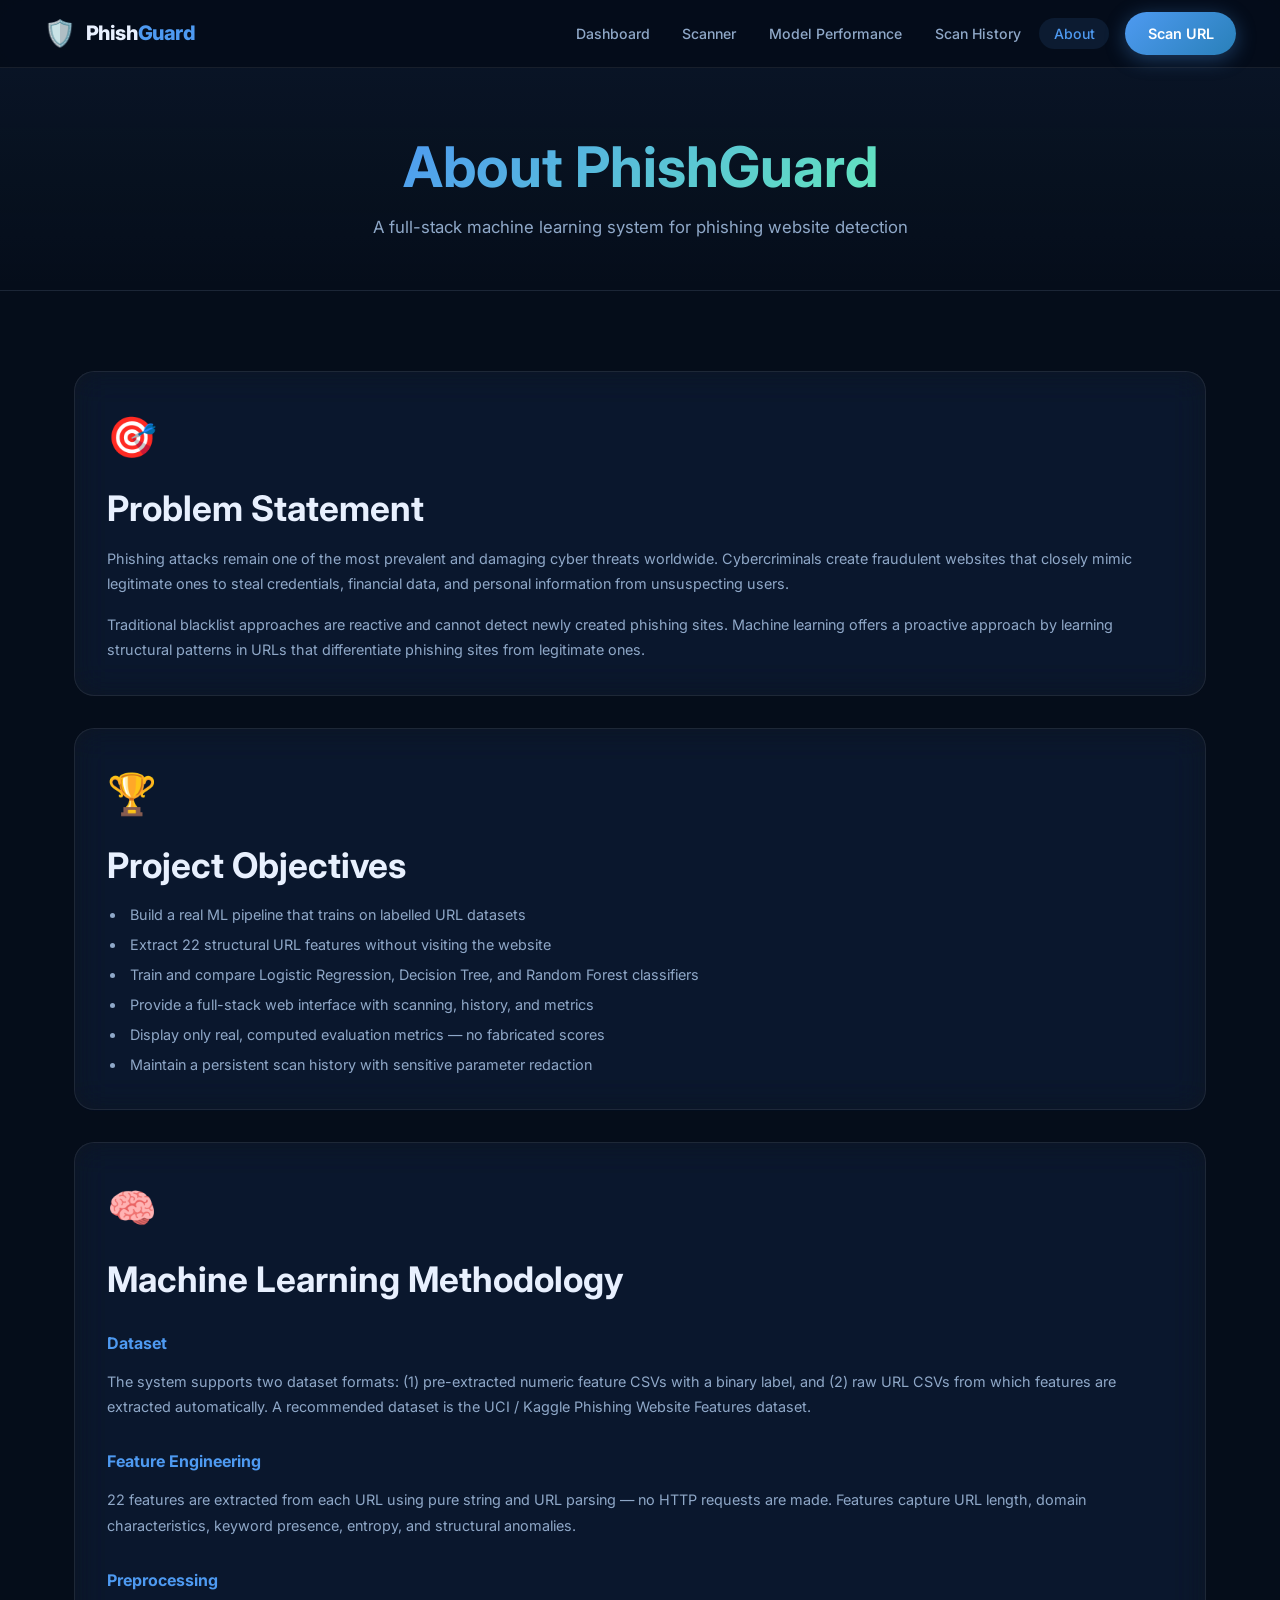
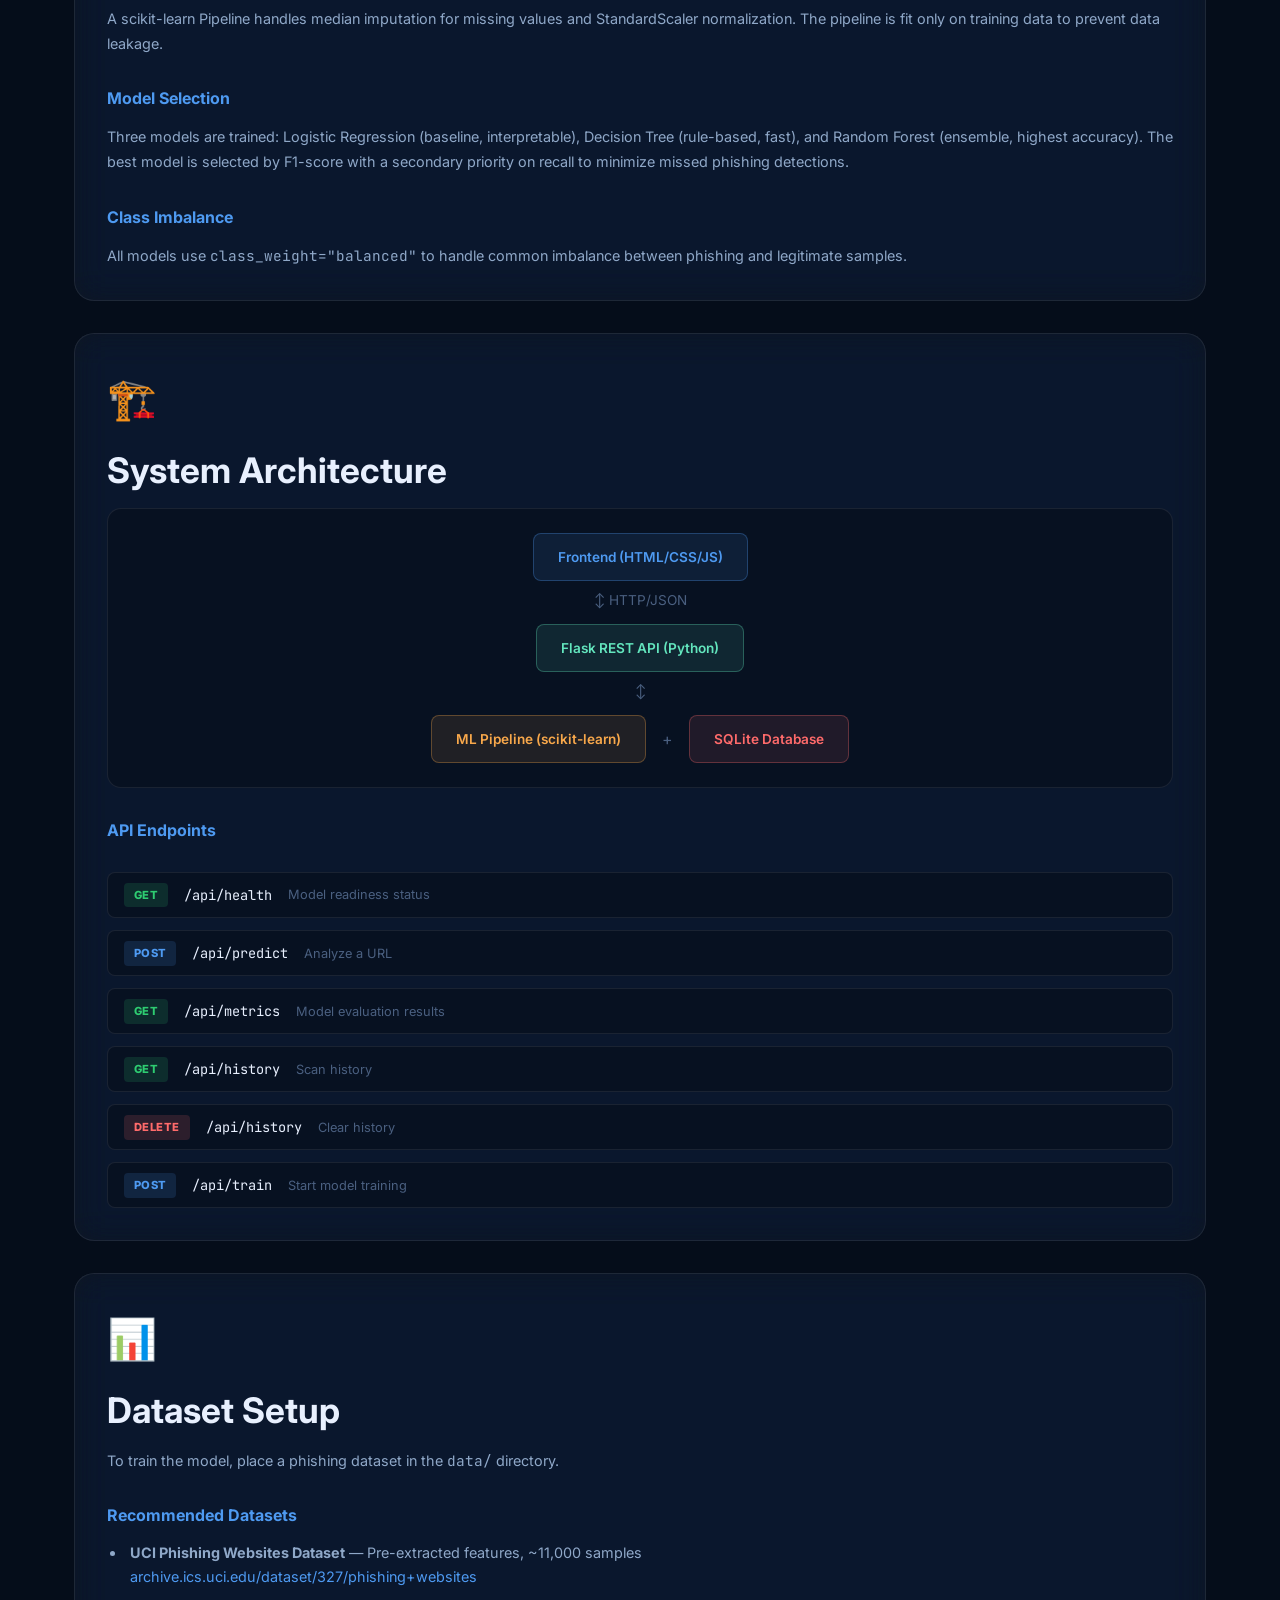
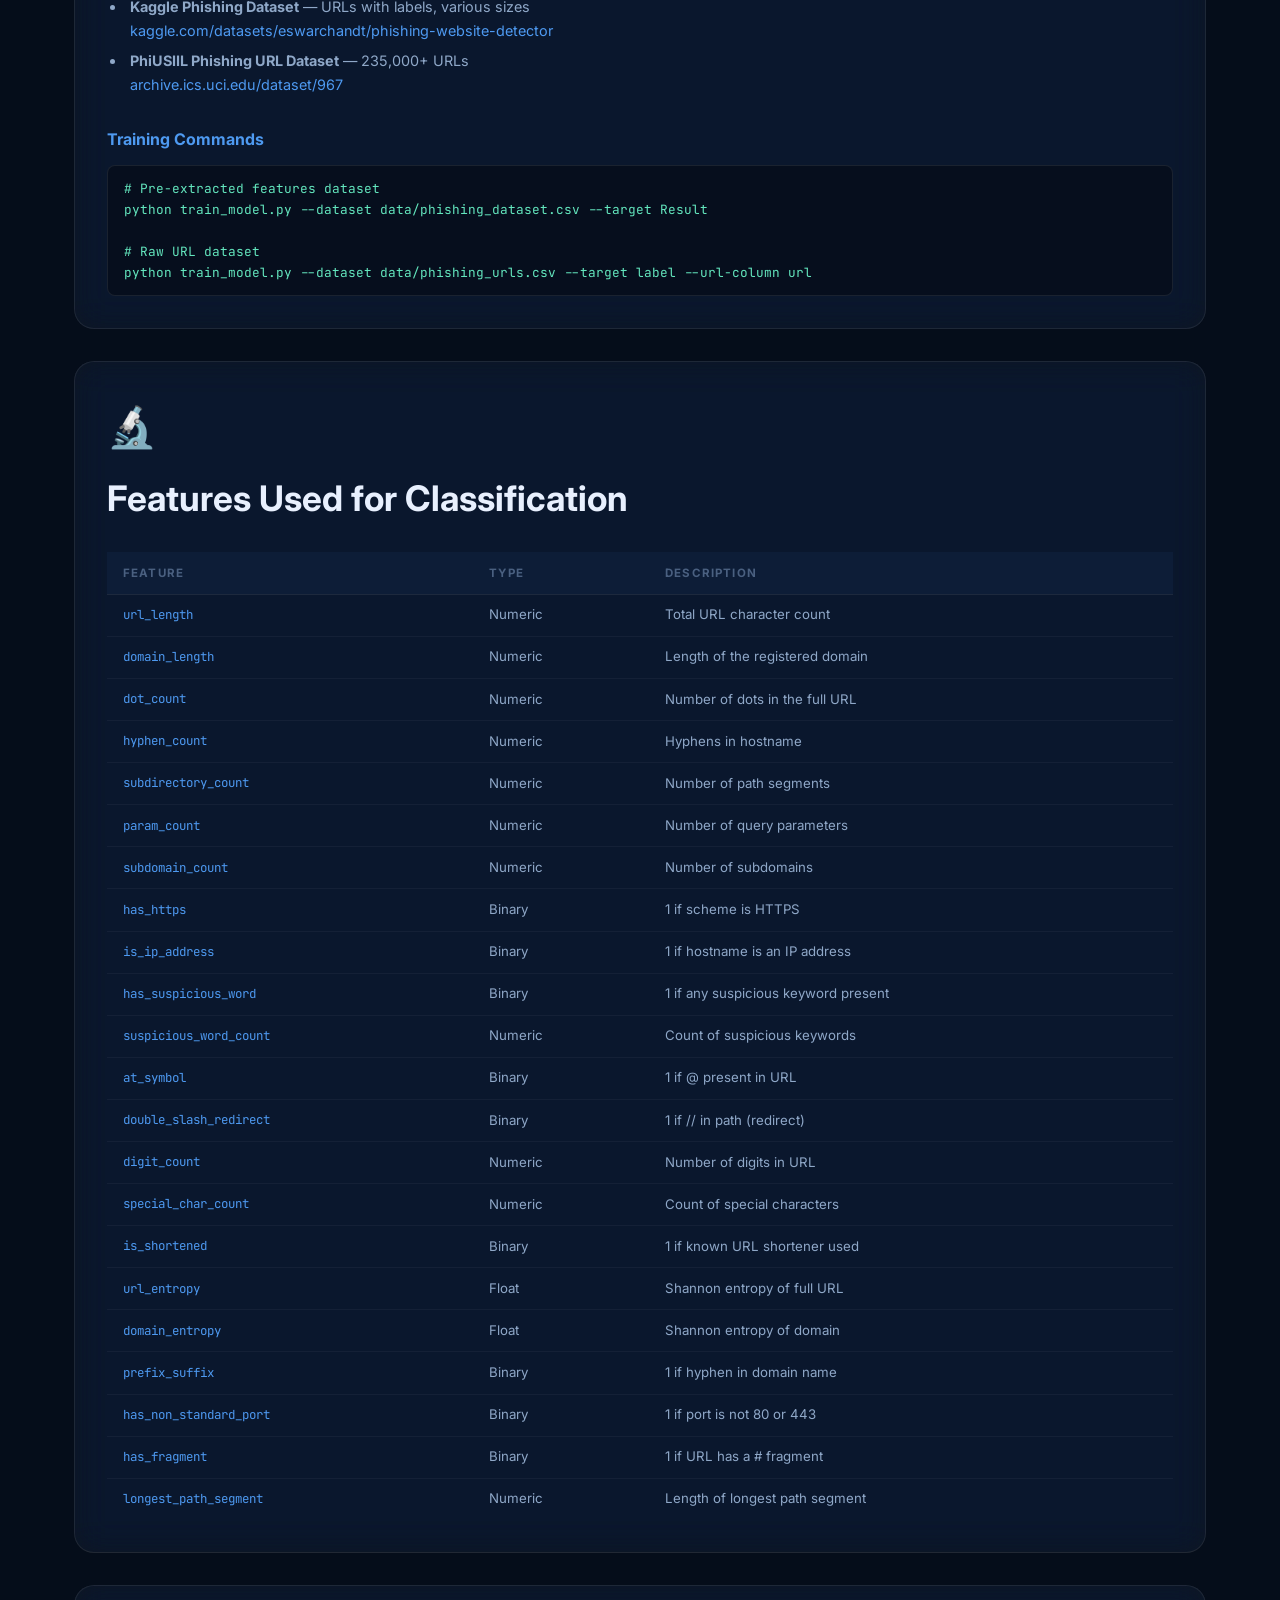
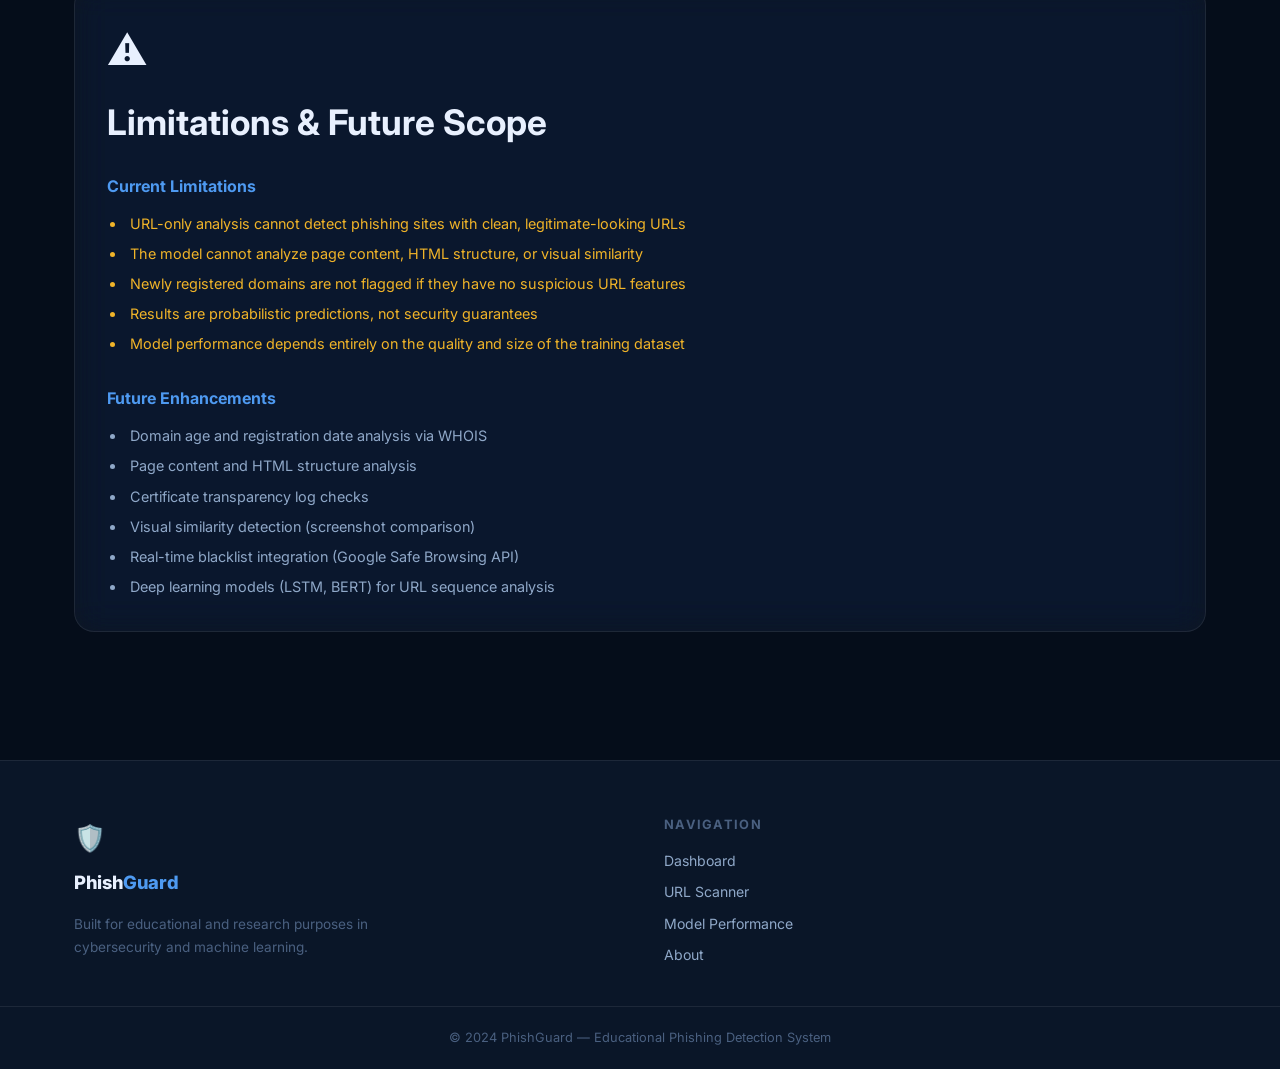
<file: templates/about.html>
<!DOCTYPE html>
<html lang="en">
<head>
  <meta charset="UTF-8" />
  <meta name="viewport" content="width=device-width, initial-scale=1.0" />
  <title>About — PhishGuard</title>
  <meta name="description" content="Learn about the PhishGuard phishing detection system: methodology, architecture, features used, and limitations." />
  <link rel="preconnect" href="https://fonts.googleapis.com" />
  <link rel="preconnect" href="https://fonts.gstatic.com" crossorigin />
  <link href="https://fonts.googleapis.com/css2?family=Inter:wght@300;400;500;600;700;800&family=JetBrains+Mono:wght@400;500&display=swap" rel="stylesheet" />
  <link rel="stylesheet" href="/static/css/main.css" />
  <link rel="icon" href="data:image/svg+xml,<svg xmlns='http://www.w3.org/2000/svg' viewBox='0 0 100 100'><text y='.9em' font-size='90'>🛡️</text></svg>" />
</head>
<body>

  <nav class="navbar" id="main-navbar">
    <div class="nav-container">
      <a href="/" class="nav-brand">
        <span class="brand-icon">🛡️</span>
        <span class="brand-text">Phish<span class="brand-accent">Guard</span></span>
      </a>
      <button class="nav-toggle" id="nav-toggle" aria-label="Toggle navigation">
        <span></span><span></span><span></span>
      </button>
      <ul class="nav-links" id="nav-links">
        <li><a href="/" class="nav-link">Dashboard</a></li>
        <li><a href="/scanner" class="nav-link">Scanner</a></li>
        <li><a href="/performance" class="nav-link">Model Performance</a></li>
        <li><a href="/history" class="nav-link">Scan History</a></li>
        <li><a href="/about" class="nav-link active">About</a></li>
        <li><a href="/scanner" class="btn btn-primary nav-cta">Scan URL</a></li>
      </ul>
    </div>
  </nav>

  <main class="main-content">
    <section class="page-header">
      <div class="container">
        <h1 class="page-title"><span class="text-gradient">About PhishGuard</span></h1>
        <p class="page-sub">A full-stack machine learning system for phishing website detection</p>
      </div>
    </section>

    <section class="section about-section">
      <div class="container about-layout">

        <!-- Problem Statement -->
        <div class="glass-card about-card">
          <div class="about-icon">🎯</div>
          <h2>Problem Statement</h2>
          <p>
            Phishing attacks remain one of the most prevalent and damaging cyber threats worldwide.
            Cybercriminals create fraudulent websites that closely mimic legitimate ones to steal
            credentials, financial data, and personal information from unsuspecting users.
          </p>
          <p>
            Traditional blacklist approaches are reactive and cannot detect newly created phishing
            sites. Machine learning offers a proactive approach by learning structural patterns
            in URLs that differentiate phishing sites from legitimate ones.
          </p>
        </div>

        <!-- Objectives -->
        <div class="glass-card about-card">
          <div class="about-icon">🏆</div>
          <h2>Project Objectives</h2>
          <ul class="about-list">
            <li>Build a real ML pipeline that trains on labelled URL datasets</li>
            <li>Extract 22 structural URL features without visiting the website</li>
            <li>Train and compare Logistic Regression, Decision Tree, and Random Forest classifiers</li>
            <li>Provide a full-stack web interface with scanning, history, and metrics</li>
            <li>Display only real, computed evaluation metrics — no fabricated scores</li>
            <li>Maintain a persistent scan history with sensitive parameter redaction</li>
          </ul>
        </div>

        <!-- ML Methodology -->
        <div class="glass-card about-card">
          <div class="about-icon">🧠</div>
          <h2>Machine Learning Methodology</h2>
          <h3>Dataset</h3>
          <p>
            The system supports two dataset formats: (1) pre-extracted numeric feature CSVs with
            a binary label, and (2) raw URL CSVs from which features are extracted automatically.
            A recommended dataset is the UCI / Kaggle Phishing Website Features dataset.
          </p>
          <h3>Feature Engineering</h3>
          <p>
            22 features are extracted from each URL using pure string and URL parsing — no HTTP
            requests are made. Features capture URL length, domain characteristics, keyword
            presence, entropy, and structural anomalies.
          </p>
          <h3>Preprocessing</h3>
          <p>
            A scikit-learn Pipeline handles median imputation for missing values and
            StandardScaler normalization. The pipeline is fit only on training data to
            prevent data leakage.
          </p>
          <h3>Model Selection</h3>
          <p>
            Three models are trained: Logistic Regression (baseline, interpretable),
            Decision Tree (rule-based, fast), and Random Forest (ensemble, highest accuracy).
            The best model is selected by F1-score with a secondary priority on recall
            to minimize missed phishing detections.
          </p>
          <h3>Class Imbalance</h3>
          <p>
            All models use <code>class_weight="balanced"</code> to handle common imbalance between
            phishing and legitimate samples.
          </p>
        </div>

        <!-- System Architecture -->
        <div class="glass-card about-card">
          <div class="about-icon">🏗️</div>
          <h2>System Architecture</h2>
          <div class="arch-diagram">
            <div class="arch-layer">
              <div class="arch-box frontend">Frontend (HTML/CSS/JS)</div>
              <div class="arch-arrow">↕ HTTP/JSON</div>
            </div>
            <div class="arch-layer">
              <div class="arch-box backend">Flask REST API (Python)</div>
              <div class="arch-arrow">↕</div>
            </div>
            <div class="arch-layer arch-row">
              <div class="arch-box ml">ML Pipeline (scikit-learn)</div>
              <div class="arch-connector">+</div>
              <div class="arch-box db">SQLite Database</div>
            </div>
          </div>
          <h3>API Endpoints</h3>
          <div class="endpoint-list">
            <div class="endpoint"><span class="method get">GET</span><code>/api/health</code><span>Model readiness status</span></div>
            <div class="endpoint"><span class="method post">POST</span><code>/api/predict</code><span>Analyze a URL</span></div>
            <div class="endpoint"><span class="method get">GET</span><code>/api/metrics</code><span>Model evaluation results</span></div>
            <div class="endpoint"><span class="method get">GET</span><code>/api/history</code><span>Scan history</span></div>
            <div class="endpoint"><span class="method delete">DELETE</span><code>/api/history</code><span>Clear history</span></div>
            <div class="endpoint"><span class="method post">POST</span><code>/api/train</code><span>Start model training</span></div>
          </div>
        </div>

        <!-- Dataset Setup -->
        <div class="glass-card about-card">
          <div class="about-icon">📊</div>
          <h2>Dataset Setup</h2>
          <p>To train the model, place a phishing dataset in the <code>data/</code> directory.</p>
          <h3>Recommended Datasets</h3>
          <ul class="about-list">
            <li><strong>UCI Phishing Websites Dataset</strong> — Pre-extracted features, ~11,000 samples<br/>
              <a href="https://archive.ics.uci.edu/dataset/327/phishing+websites" target="_blank" rel="noopener" class="text-accent">archive.ics.uci.edu/dataset/327/phishing+websites</a>
            </li>
            <li><strong>Kaggle Phishing Dataset</strong> — URLs with labels, various sizes<br/>
              <a href="https://www.kaggle.com/datasets/eswarchandt/phishing-website-detector" target="_blank" rel="noopener" class="text-accent">kaggle.com/datasets/eswarchandt/phishing-website-detector</a>
            </li>
            <li><strong>PhiUSIIL Phishing URL Dataset</strong> — 235,000+ URLs<br/>
              <a href="https://archive.ics.uci.edu/dataset/967/phiusiil+phishing+url+dataset" target="_blank" rel="noopener" class="text-accent">archive.ics.uci.edu/dataset/967</a>
            </li>
          </ul>
          <h3>Training Commands</h3>
          <pre class="code-block"># Pre-extracted features dataset
python train_model.py --dataset data/phishing_dataset.csv --target Result

# Raw URL dataset
python train_model.py --dataset data/phishing_urls.csv --target label --url-column url</pre>
        </div>

        <!-- Features -->
        <div class="glass-card about-card">
          <div class="about-icon">🔬</div>
          <h2>Features Used for Classification</h2>
          <div class="feature-table-wrap">
            <table class="feature-table">
              <thead><tr><th>Feature</th><th>Type</th><th>Description</th></tr></thead>
              <tbody>
                <tr><td>url_length</td><td>Numeric</td><td>Total URL character count</td></tr>
                <tr><td>domain_length</td><td>Numeric</td><td>Length of the registered domain</td></tr>
                <tr><td>dot_count</td><td>Numeric</td><td>Number of dots in the full URL</td></tr>
                <tr><td>hyphen_count</td><td>Numeric</td><td>Hyphens in hostname</td></tr>
                <tr><td>subdirectory_count</td><td>Numeric</td><td>Number of path segments</td></tr>
                <tr><td>param_count</td><td>Numeric</td><td>Number of query parameters</td></tr>
                <tr><td>subdomain_count</td><td>Numeric</td><td>Number of subdomains</td></tr>
                <tr><td>has_https</td><td>Binary</td><td>1 if scheme is HTTPS</td></tr>
                <tr><td>is_ip_address</td><td>Binary</td><td>1 if hostname is an IP address</td></tr>
                <tr><td>has_suspicious_word</td><td>Binary</td><td>1 if any suspicious keyword present</td></tr>
                <tr><td>suspicious_word_count</td><td>Numeric</td><td>Count of suspicious keywords</td></tr>
                <tr><td>at_symbol</td><td>Binary</td><td>1 if @ present in URL</td></tr>
                <tr><td>double_slash_redirect</td><td>Binary</td><td>1 if // in path (redirect)</td></tr>
                <tr><td>digit_count</td><td>Numeric</td><td>Number of digits in URL</td></tr>
                <tr><td>special_char_count</td><td>Numeric</td><td>Count of special characters</td></tr>
                <tr><td>is_shortened</td><td>Binary</td><td>1 if known URL shortener used</td></tr>
                <tr><td>url_entropy</td><td>Float</td><td>Shannon entropy of full URL</td></tr>
                <tr><td>domain_entropy</td><td>Float</td><td>Shannon entropy of domain</td></tr>
                <tr><td>prefix_suffix</td><td>Binary</td><td>1 if hyphen in domain name</td></tr>
                <tr><td>has_non_standard_port</td><td>Binary</td><td>1 if port is not 80 or 443</td></tr>
                <tr><td>has_fragment</td><td>Binary</td><td>1 if URL has a # fragment</td></tr>
                <tr><td>longest_path_segment</td><td>Numeric</td><td>Length of longest path segment</td></tr>
              </tbody>
            </table>
          </div>
        </div>

        <!-- Limitations -->
        <div class="glass-card about-card">
          <div class="about-icon">⚠️</div>
          <h2>Limitations & Future Scope</h2>
          <h3>Current Limitations</h3>
          <ul class="about-list warning-list">
            <li>URL-only analysis cannot detect phishing sites with clean, legitimate-looking URLs</li>
            <li>The model cannot analyze page content, HTML structure, or visual similarity</li>
            <li>Newly registered domains are not flagged if they have no suspicious URL features</li>
            <li>Results are probabilistic predictions, not security guarantees</li>
            <li>Model performance depends entirely on the quality and size of the training dataset</li>
          </ul>
          <h3>Future Enhancements</h3>
          <ul class="about-list">
            <li>Domain age and registration date analysis via WHOIS</li>
            <li>Page content and HTML structure analysis</li>
            <li>Certificate transparency log checks</li>
            <li>Visual similarity detection (screenshot comparison)</li>
            <li>Real-time blacklist integration (Google Safe Browsing API)</li>
            <li>Deep learning models (LSTM, BERT) for URL sequence analysis</li>
          </ul>
        </div>

      </div>
    </section>
  </main>

  <footer class="footer">
    <div class="container footer-container">
      <div class="footer-brand">
        <span class="brand-icon">🛡️</span>
        <span class="brand-text">Phish<span class="brand-accent">Guard</span></span>
        <p>Built for educational and research purposes in cybersecurity and machine learning.</p>
      </div>
      <div class="footer-links">
        <div class="footer-col">
          <h4>Navigation</h4>
          <ul>
            <li><a href="/">Dashboard</a></li>
            <li><a href="/scanner">URL Scanner</a></li>
            <li><a href="/performance">Model Performance</a></li>
            <li><a href="/about">About</a></li>
          </ul>
        </div>
      </div>
    </div>
    <div class="footer-bottom">
      <p>&copy; 2024 PhishGuard — Educational Phishing Detection System</p>
    </div>
  </footer>

  <script src="/static/js/main.js"></script>
</body>
</html>
</file>
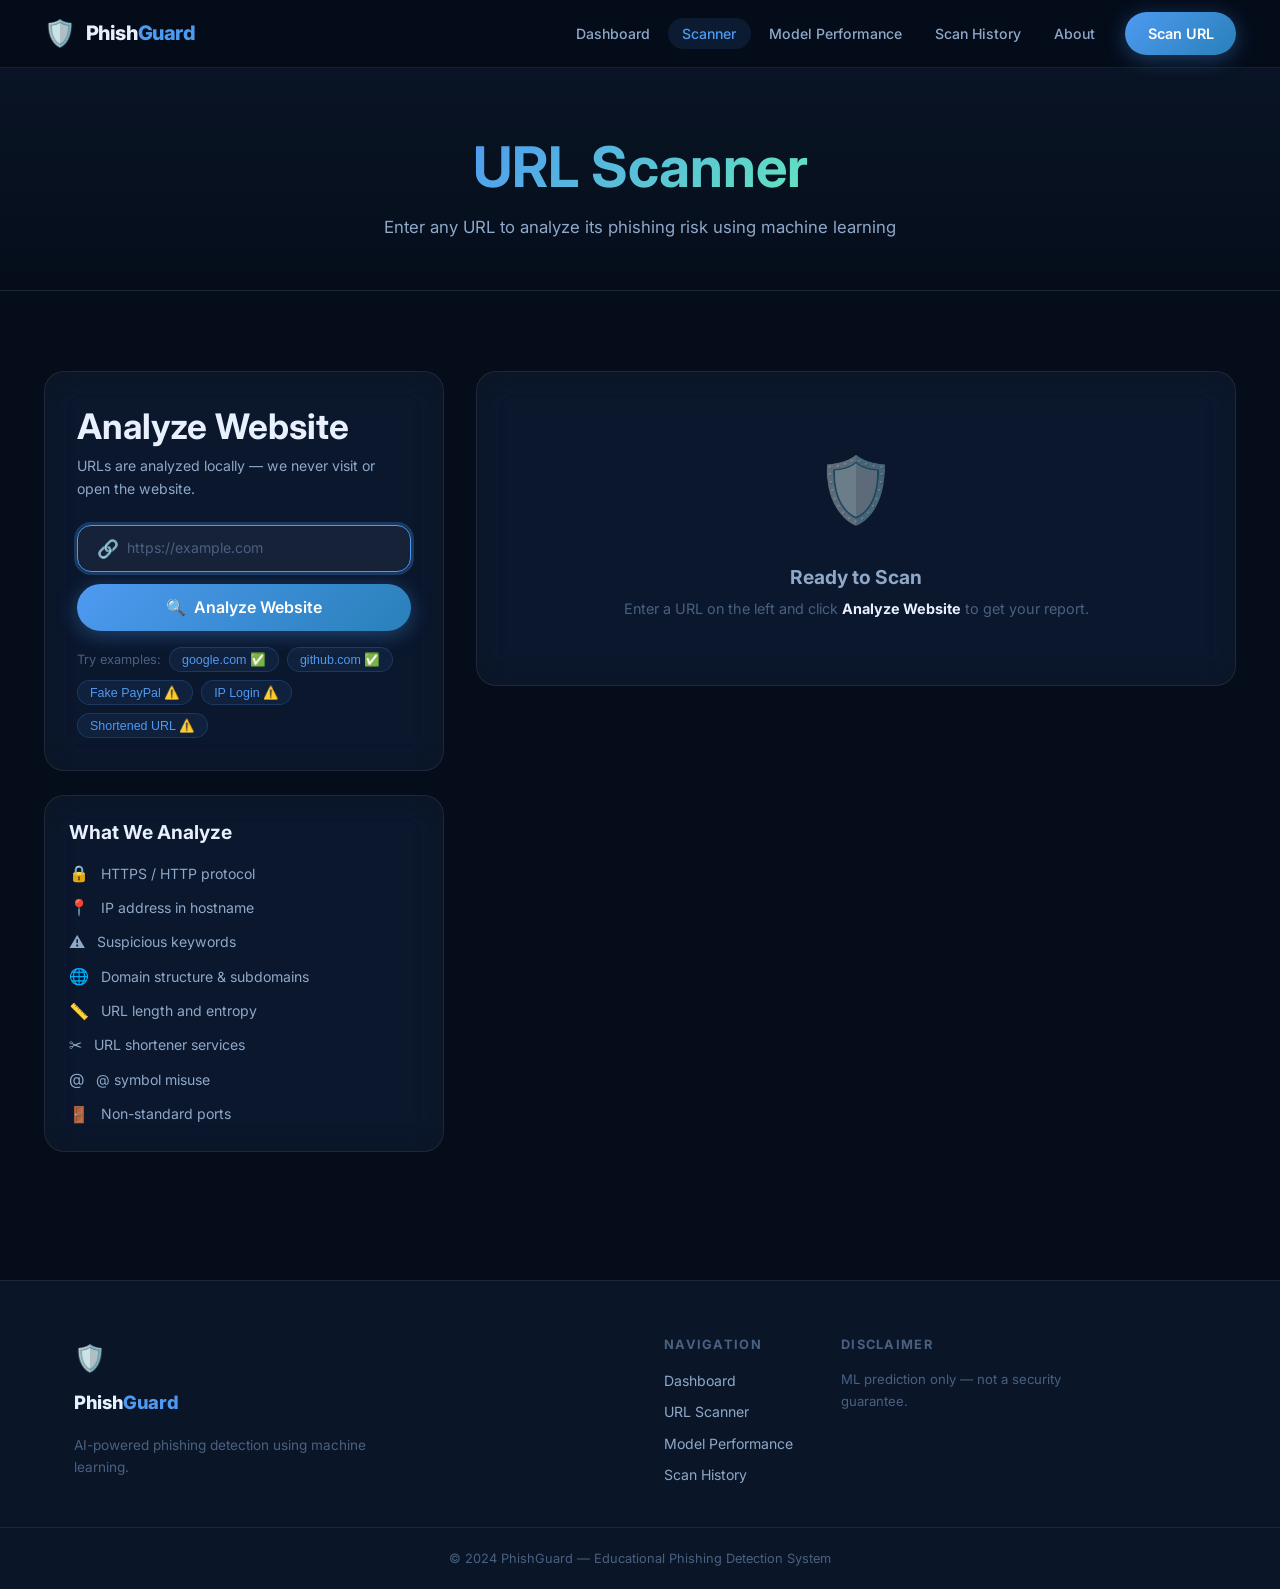
<file: templates/scanner.html>
<!DOCTYPE html>
<html lang="en">
<head>
  <meta charset="UTF-8" />
  <meta name="viewport" content="width=device-width, initial-scale=1.0" />
  <title>URL Scanner — PhishGuard</title>
  <meta name="description" content="Scan any URL for phishing indicators using PhishGuard's AI-powered analysis engine." />
  <link rel="preconnect" href="https://fonts.googleapis.com" />
  <link rel="preconnect" href="https://fonts.gstatic.com" crossorigin />
  <link href="https://fonts.googleapis.com/css2?family=Inter:wght@300;400;500;600;700;800&family=JetBrains+Mono:wght@400;500&display=swap" rel="stylesheet" />
  <link rel="stylesheet" href="/static/css/main.css" />
  <link rel="icon" href="data:image/svg+xml,<svg xmlns='http://www.w3.org/2000/svg' viewBox='0 0 100 100'><text y='.9em' font-size='90'>🛡️</text></svg>" />
</head>
<body>

  <nav class="navbar" id="main-navbar">
    <div class="nav-container">
      <a href="/" class="nav-brand">
        <span class="brand-icon">🛡️</span>
        <span class="brand-text">Phish<span class="brand-accent">Guard</span></span>
      </a>
      <button class="nav-toggle" id="nav-toggle" aria-label="Toggle navigation">
        <span></span><span></span><span></span>
      </button>
      <ul class="nav-links" id="nav-links">
        <li><a href="/" class="nav-link">Dashboard</a></li>
        <li><a href="/scanner" class="nav-link active">Scanner</a></li>
        <li><a href="/performance" class="nav-link">Model Performance</a></li>
        <li><a href="/history" class="nav-link">Scan History</a></li>
        <li><a href="/about" class="nav-link">About</a></li>
        <li><a href="/scanner" class="btn btn-primary nav-cta">Scan URL</a></li>
      </ul>
    </div>
  </nav>

  <main class="main-content">
    <section class="page-header">
      <div class="container">
        <h1 class="page-title"><span class="text-gradient">URL Scanner</span></h1>
        <p class="page-sub">Enter any URL to analyze its phishing risk using machine learning</p>
      </div>
    </section>

    <section class="section scanner-section">
      <div class="container scanner-layout">

        <!-- SCAN PANEL -->
        <div class="scanner-panel">
          <div class="glass-card scanner-card">
            <h2>Analyze Website</h2>
            <p class="card-sub">URLs are analyzed locally — we never visit or open the website.</p>

            <div class="scan-form">
              <div class="input-group">
                <span class="input-icon">🔗</span>
                <input
                  type="text"
                  id="scanner-url-input"
                  class="url-input"
                  placeholder="https://example.com"
                  autocomplete="off"
                  spellcheck="false"
                  maxlength="2048"
                  autofocus
                />
              </div>
              <div id="url-error" class="url-error" style="display:none;"></div>
              <button class="btn btn-primary btn-full btn-lg" id="scanner-btn" type="button">
                <span id="btn-icon">🔍</span>
                <span id="btn-text">Analyze Website</span>
              </button>
            </div>

            <div class="example-urls">
              <span class="example-label">Try examples:</span>
              <button class="example-chip" onclick="setUrl('https://www.google.com')">google.com ✅</button>
              <button class="example-chip" onclick="setUrl('https://github.com/login')">github.com ✅</button>
              <button class="example-chip" onclick="setUrl('http://paypa1-secure-verify.xyz/account/login?token=abc')">Fake PayPal ⚠️</button>
              <button class="example-chip" onclick="setUrl('http://192.168.0.1/bank/login/verify')">IP Login ⚠️</button>
              <button class="example-chip" onclick="setUrl('http://bit.ly/3xPhish123')">Shortened URL ⚠️</button>
            </div>
          </div>

          <!-- INFO CARD -->
          <div class="glass-card info-card">
            <h3>What We Analyze</h3>
            <ul class="analysis-list">
              <li><span class="check-icon">🔒</span> HTTPS / HTTP protocol</li>
              <li><span class="check-icon">📍</span> IP address in hostname</li>
              <li><span class="check-icon">⚠️</span> Suspicious keywords</li>
              <li><span class="check-icon">🌐</span> Domain structure & subdomains</li>
              <li><span class="check-icon">📏</span> URL length and entropy</li>
              <li><span class="check-icon">✂️</span> URL shortener services</li>
              <li><span class="check-icon">@</span> @ symbol misuse</li>
              <li><span class="check-icon">🚪</span> Non-standard ports</li>
            </ul>
          </div>
        </div>

        <!-- RESULT PANEL -->
        <div class="result-panel" id="result-panel">

          <!-- Loading state -->
          <div class="glass-card loading-card" id="loading-card" style="display:none;">
            <div class="scanner-animation">
              <div class="scan-ring ring-1"></div>
              <div class="scan-ring ring-2"></div>
              <div class="scan-ring ring-3"></div>
              <div class="scan-center">🔍</div>
            </div>
            <h3>Analyzing URL…</h3>
            <p>Extracting features and running ML model</p>
          </div>

          <!-- Placeholder state -->
          <div class="glass-card placeholder-card" id="placeholder-card">
            <div class="placeholder-icon">🛡️</div>
            <h3>Ready to Scan</h3>
            <p>Enter a URL on the left and click <strong>Analyze Website</strong> to get your report.</p>
          </div>

          <!-- Result state -->
          <div id="result-card" style="display:none;">
            <!-- Result is injected by JS -->
          </div>

        </div>
      </div>
    </section>
  </main>

  <footer class="footer">
    <div class="container footer-container">
      <div class="footer-brand">
        <span class="brand-icon">🛡️</span>
        <span class="brand-text">Phish<span class="brand-accent">Guard</span></span>
        <p>AI-powered phishing detection using machine learning.</p>
      </div>
      <div class="footer-links">
        <div class="footer-col">
          <h4>Navigation</h4>
          <ul>
            <li><a href="/">Dashboard</a></li>
            <li><a href="/scanner">URL Scanner</a></li>
            <li><a href="/performance">Model Performance</a></li>
            <li><a href="/history">Scan History</a></li>
          </ul>
        </div>
        <div class="footer-col">
          <h4>Disclaimer</h4>
          <p class="footer-disclaimer">ML prediction only — not a security guarantee.</p>
        </div>
      </div>
    </div>
    <div class="footer-bottom">
      <p>&copy; 2024 PhishGuard — Educational Phishing Detection System</p>
    </div>
  </footer>

  <script src="/static/js/main.js"></script>
  <script src="/static/js/scanner.js"></script>
</body>
</html>
</file>
<file: static/css/main.css>
/* =========================================================
   PhishGuard — main.css
   Dark navy cybersecurity theme with glassmorphism
   ========================================================= */

/* ---------- CSS Variables ---------- */
:root {
  --bg-primary: #050d1a;
  --bg-secondary: #0a1628;
  --bg-card: rgba(255,255,255,0.04);
  --bg-card-hover: rgba(255,255,255,0.07);
  --border-color: rgba(255,255,255,0.08);
  --border-glow: rgba(78,154,241,0.3);

  --text-primary: #e8f0fe;
  --text-secondary: #8fa8c8;
  --text-muted: #4a6080;

  --accent: #4e9af1;
  --accent-dark: #2b6cb0;
  --accent-glow: rgba(78,154,241,0.25);
  --accent-2: #63e6be;
  --accent-3: #f8a84b;
  --danger: #ff6b6b;
  --danger-dark: #c0392b;
  --success: #2ecc71;
  --success-dark: #1a8a4a;
  --warning: #f0b429;

  --phish-color: #ff6b6b;
  --phish-bg: rgba(255,107,107,0.1);
  --phish-border: rgba(255,107,107,0.3);
  --legit-color: #2ecc71;
  --legit-bg: rgba(46,204,113,0.1);
  --legit-border: rgba(46,204,113,0.3);

  --font-sans: 'Inter', system-ui, -apple-system, sans-serif;
  --font-mono: 'JetBrains Mono', 'Consolas', monospace;

  --radius-sm: 8px;
  --radius-md: 14px;
  --radius-lg: 20px;
  --radius-xl: 28px;
  --radius-pill: 999px;

  --shadow-sm: 0 2px 8px rgba(0,0,0,0.3);
  --shadow-md: 0 8px 32px rgba(0,0,0,0.4);
  --shadow-lg: 0 20px 60px rgba(0,0,0,0.5);
  --shadow-glow: 0 0 30px rgba(78,154,241,0.2);

  --transition: 0.25s cubic-bezier(0.4, 0, 0.2, 1);
  --nav-h: 68px;
}

/* ---------- Reset & Base ---------- */
*, *::before, *::after { box-sizing: border-box; margin: 0; padding: 0; }

html { scroll-behavior: smooth; font-size: 16px; }

body {
  font-family: var(--font-sans);
  background: var(--bg-primary);
  color: var(--text-primary);
  line-height: 1.65;
  min-height: 100vh;
  overflow-x: hidden;
}

img, svg { display: block; max-width: 100%; }
a { color: var(--accent); text-decoration: none; transition: color var(--transition); }
a:hover { color: var(--accent-2); }
code { font-family: var(--font-mono); }

/* ---------- Scrollbar ---------- */
::-webkit-scrollbar { width: 6px; height: 6px; }
::-webkit-scrollbar-track { background: var(--bg-secondary); }
::-webkit-scrollbar-thumb { background: var(--accent-dark); border-radius: var(--radius-pill); }

/* ---------- Typography ---------- */
h1, h2, h3, h4 { line-height: 1.25; font-weight: 700; }
h1 { font-size: clamp(2rem, 5vw, 3.5rem); }
h2 { font-size: clamp(1.5rem, 3vw, 2.2rem); }
h3 { font-size: 1.2rem; }

.text-gradient {
  background: linear-gradient(135deg, var(--accent) 0%, var(--accent-2) 100%);
  -webkit-background-clip: text;
  -webkit-text-fill-color: transparent;
  background-clip: text;
}

.text-accent { color: var(--accent); }
.text-danger { color: var(--danger); }
.text-success { color: var(--success); }
.text-center { text-align: center; }

/* ---------- Layout ---------- */
.container {
  max-width: 1180px;
  margin: 0 auto;
  padding: 0 1.5rem;
}

.section {
  padding: 5rem 0;
}

.main-content {
  padding-top: var(--nav-h);
}

/* ---------- Glass Card ---------- */
.glass-card {
  background: var(--bg-card);
  backdrop-filter: blur(16px) saturate(180%);
  -webkit-backdrop-filter: blur(16px) saturate(180%);
  border: 1px solid var(--border-color);
  border-radius: var(--radius-lg);
  padding: 2rem;
  transition: border-color var(--transition), box-shadow var(--transition);
}
.glass-card:hover {
  border-color: var(--border-glow);
  box-shadow: var(--shadow-glow);
}

/* ---------- Buttons ---------- */
.btn {
  display: inline-flex;
  align-items: center;
  gap: 0.5rem;
  padding: 0.6rem 1.4rem;
  border-radius: var(--radius-pill);
  font-family: var(--font-sans);
  font-size: 0.9rem;
  font-weight: 600;
  cursor: pointer;
  border: none;
  transition: all var(--transition);
  white-space: nowrap;
  text-decoration: none;
}
.btn:active { transform: scale(0.97); }

.btn-primary {
  background: linear-gradient(135deg, var(--accent), #2980b9);
  color: #fff;
  box-shadow: 0 4px 20px rgba(78,154,241,0.35);
}
.btn-primary:hover {
  background: linear-gradient(135deg, #68b0ff, var(--accent));
  box-shadow: 0 6px 30px rgba(78,154,241,0.55);
  color: #fff;
  transform: translateY(-1px);
}

.btn-outline {
  background: transparent;
  color: var(--accent);
  border: 1.5px solid var(--accent);
}
.btn-outline:hover {
  background: var(--accent-glow);
  color: var(--accent);
}

.btn-danger {
  background: linear-gradient(135deg, var(--danger), var(--danger-dark));
  color: #fff;
}
.btn-danger:hover {
  background: linear-gradient(135deg, #ff8a8a, var(--danger));
  transform: translateY(-1px);
}

.btn-lg { padding: 0.85rem 2rem; font-size: 1rem; }
.btn-full { width: 100%; justify-content: center; }
.btn-sm { padding: 0.4rem 1rem; font-size: 0.8rem; }

/* ---------- NAVBAR ---------- */
.navbar {
  position: fixed;
  top: 0; left: 0; right: 0;
  height: var(--nav-h);
  background: rgba(5, 13, 26, 0.9);
  backdrop-filter: blur(20px) saturate(180%);
  -webkit-backdrop-filter: blur(20px) saturate(180%);
  border-bottom: 1px solid var(--border-color);
  z-index: 1000;
  transition: border-color var(--transition);
}
.navbar.scrolled {
  border-bottom-color: var(--border-glow);
  box-shadow: 0 2px 30px rgba(0,0,0,0.5);
}

.nav-container {
  max-width: 1240px;
  margin: 0 auto;
  padding: 0 1.5rem;
  height: 100%;
  display: flex;
  align-items: center;
  justify-content: space-between;
  gap: 2rem;
}

.nav-brand {
  display: flex;
  align-items: center;
  gap: 0.6rem;
  text-decoration: none;
  flex-shrink: 0;
}
.brand-icon { font-size: 1.6rem; }
.brand-text { font-size: 1.25rem; font-weight: 800; color: var(--text-primary); letter-spacing: -0.02em; }
.brand-accent { color: var(--accent); }

.nav-links {
  display: flex;
  align-items: center;
  gap: 0.25rem;
  list-style: none;
}

.nav-link {
  padding: 0.45rem 0.9rem;
  border-radius: var(--radius-pill);
  font-size: 0.88rem;
  font-weight: 500;
  color: var(--text-secondary);
  transition: all var(--transition);
}
.nav-link:hover, .nav-link.active {
  color: var(--text-primary);
  background: rgba(78,154,241,0.1);
}
.nav-link.active { color: var(--accent); }
.nav-cta { margin-left: 0.75rem; }

.nav-toggle {
  display: none;
  flex-direction: column;
  justify-content: space-between;
  width: 26px;
  height: 18px;
  background: none;
  border: none;
  cursor: pointer;
  padding: 0;
}
.nav-toggle span {
  display: block;
  width: 100%;
  height: 2px;
  background: var(--text-primary);
  border-radius: 2px;
  transition: var(--transition);
}

/* ---------- HERO ---------- */
.hero {
  position: relative;
  min-height: calc(100vh - var(--nav-h));
  display: flex;
  align-items: center;
  overflow: hidden;
  padding: 5rem 0;
}

.hero-bg-effects {
  position: absolute;
  inset: 0;
  pointer-events: none;
  z-index: 0;
}

.hero-orb {
  position: absolute;
  border-radius: 50%;
  filter: blur(80px);
  animation: orbFloat 8s ease-in-out infinite;
}
.orb-1 {
  width: 500px; height: 500px;
  background: radial-gradient(circle, rgba(78,154,241,0.18) 0%, transparent 70%);
  top: -100px; left: -100px;
}
.orb-2 {
  width: 400px; height: 400px;
  background: radial-gradient(circle, rgba(99,230,190,0.12) 0%, transparent 70%);
  bottom: -80px; right: -80px;
  animation-delay: -3s;
}
.orb-3 {
  width: 300px; height: 300px;
  background: radial-gradient(circle, rgba(248,168,75,0.1) 0%, transparent 70%);
  top: 50%; right: 30%;
  animation-delay: -6s;
}

.grid-overlay {
  position: absolute;
  inset: 0;
  background-image:
    linear-gradient(rgba(78,154,241,0.03) 1px, transparent 1px),
    linear-gradient(90deg, rgba(78,154,241,0.03) 1px, transparent 1px);
  background-size: 50px 50px;
}

@keyframes orbFloat {
  0%, 100% { transform: translate(0, 0) scale(1); }
  33% { transform: translate(30px, -20px) scale(1.05); }
  66% { transform: translate(-20px, 30px) scale(0.95); }
}

.hero-content {
  position: relative;
  z-index: 1;
  max-width: 800px;
}

.hero-badge {
  display: inline-flex;
  align-items: center;
  gap: 0.6rem;
  background: rgba(78,154,241,0.1);
  border: 1px solid rgba(78,154,241,0.25);
  border-radius: var(--radius-pill);
  padding: 0.4rem 1.1rem;
  font-size: 0.83rem;
  font-weight: 600;
  color: var(--accent);
  margin-bottom: 1.5rem;
  letter-spacing: 0.05em;
  text-transform: uppercase;
}

.pulse-dot {
  width: 8px; height: 8px;
  border-radius: 50%;
  background: var(--success);
  box-shadow: 0 0 0 0 rgba(46,204,113,0.4);
  animation: pulse 2s infinite;
}

@keyframes pulse {
  0% { box-shadow: 0 0 0 0 rgba(46,204,113,0.4); }
  70% { box-shadow: 0 0 0 8px rgba(46,204,113,0); }
  100% { box-shadow: 0 0 0 0 rgba(46,204,113,0); }
}

.hero-title {
  margin-bottom: 1.2rem;
  letter-spacing: -0.02em;
}

.hero-subtitle {
  font-size: 1.1rem;
  color: var(--text-secondary);
  max-width: 620px;
  margin-bottom: 2.5rem;
  line-height: 1.75;
}

.hero-cta-group {
  display: flex;
  gap: 1rem;
  flex-wrap: wrap;
  margin-bottom: 3rem;
}

.hero-stats {
  display: grid;
  grid-template-columns: repeat(4, 1fr);
  gap: 1.5rem;
  max-width: 600px;
}

.hero-stat {
  background: rgba(255,255,255,0.04);
  border: 1px solid var(--border-color);
  border-radius: var(--radius-md);
  padding: 1.1rem;
  text-align: center;
  transition: all var(--transition);
}
.hero-stat:hover { border-color: var(--border-glow); }

.stat-value {
  font-size: 1.6rem;
  font-weight: 800;
  background: linear-gradient(135deg, var(--accent), var(--accent-2));
  -webkit-background-clip: text;
  -webkit-text-fill-color: transparent;
  background-clip: text;
  line-height: 1;
  margin-bottom: 0.3rem;
}

.stat-label {
  font-size: 0.72rem;
  color: var(--text-muted);
  font-weight: 500;
  text-transform: uppercase;
  letter-spacing: 0.05em;
}

/* ---------- SECTION HEADERS ---------- */
.section-title {
  margin-bottom: 0.75rem;
  letter-spacing: -0.01em;
}
.section-sub {
  color: var(--text-secondary);
  font-size: 1rem;
  margin-bottom: 3rem;
}

/* ---------- PAGE HEADER ---------- */
.page-header {
  padding: 4rem 0 3rem;
  text-align: center;
  border-bottom: 1px solid var(--border-color);
  background: linear-gradient(180deg, rgba(78,154,241,0.05) 0%, transparent 100%);
}
.page-title { margin-bottom: 0.75rem; }
.page-sub { color: var(--text-secondary); font-size: 1.05rem; }

/* ---------- QUICK SCAN ---------- */
.quick-scan-section { background: radial-gradient(ellipse at center, rgba(78,154,241,0.05) 0%, transparent 70%); }

.quick-scan-card { max-width: 750px; margin: 0 auto; }

.scan-form { margin-top: 1.5rem; }

.input-group {
  display: flex;
  align-items: center;
  gap: 0;
  background: rgba(255,255,255,0.05);
  border: 1.5px solid var(--border-color);
  border-radius: var(--radius-pill);
  padding: 0.3rem 0.3rem 0.3rem 1.2rem;
  transition: border-color var(--transition), box-shadow var(--transition);
  overflow: hidden;
}
.input-group:focus-within {
  border-color: var(--accent);
  box-shadow: 0 0 0 3px var(--accent-glow);
}

.input-icon { font-size: 1.1rem; flex-shrink: 0; margin-right: 0.5rem; }

.url-input {
  flex: 1;
  background: transparent;
  border: none;
  outline: none;
  color: var(--text-primary);
  font-family: var(--font-mono);
  font-size: 0.88rem;
  padding: 0.55rem 0;
  min-width: 0;
}
.url-input::placeholder { color: var(--text-muted); font-family: var(--font-sans); }

.url-error {
  color: var(--danger);
  font-size: 0.83rem;
  margin-top: 0.5rem;
  padding-left: 0.5rem;
}

.example-urls {
  display: flex;
  align-items: center;
  gap: 0.5rem;
  flex-wrap: wrap;
  margin-top: 1rem;
}
.example-label { font-size: 0.8rem; color: var(--text-muted); }
.example-chip {
  background: rgba(78,154,241,0.08);
  border: 1px solid rgba(78,154,241,0.2);
  border-radius: var(--radius-pill);
  color: var(--accent);
  font-size: 0.78rem;
  font-weight: 500;
  padding: 0.25rem 0.75rem;
  cursor: pointer;
  transition: all var(--transition);
}
.example-chip:hover {
  background: rgba(78,154,241,0.18);
  border-color: var(--accent);
}

/* Home result */
.home-result { margin-top: 1.5rem; }

/* ---------- SCAN LOADING ---------- */
.scan-loading {
  display: flex;
  align-items: center;
  justify-content: center;
  gap: 1rem;
  padding: 1.5rem;
  color: var(--accent);
  font-weight: 500;
}

.spinner {
  width: 22px; height: 22px;
  border: 2.5px solid rgba(78,154,241,0.2);
  border-top-color: var(--accent);
  border-radius: 50%;
  animation: spin 0.8s linear infinite;
}
@keyframes spin { to { transform: rotate(360deg); } }

/* ---------- RESULT CARDS ---------- */
.result-card-phish, .result-card-legit, .result-card-nomodel {
  border-radius: var(--radius-lg);
  padding: 2rem;
  border: 1px solid;
  animation: fadeSlideUp 0.4s ease;
}
@keyframes fadeSlideUp {
  from { opacity: 0; transform: translateY(20px); }
  to { opacity: 1; transform: translateY(0); }
}

.result-card-phish {
  background: var(--phish-bg);
  border-color: var(--phish-border);
}
.result-card-legit {
  background: var(--legit-bg);
  border-color: var(--legit-border);
}
.result-card-nomodel {
  background: rgba(248,168,75,0.08);
  border-color: rgba(248,168,75,0.3);
}

.result-header {
  display: flex;
  align-items: center;
  gap: 1rem;
  margin-bottom: 1.5rem;
}
.result-status-icon { font-size: 2.5rem; }
.result-label {
  font-size: 1.35rem;
  font-weight: 800;
  letter-spacing: -0.01em;
}
.result-card-phish .result-label { color: var(--danger); }
.result-card-legit .result-label { color: var(--success); }

.result-url {
  font-family: var(--font-mono);
  font-size: 0.8rem;
  color: var(--text-secondary);
  word-break: break-all;
  margin-top: 0.2rem;
}

.confidence-bar-wrap {
  margin: 1.5rem 0;
}
.confidence-label-row {
  display: flex;
  justify-content: space-between;
  font-size: 0.83rem;
  color: var(--text-secondary);
  margin-bottom: 0.5rem;
  font-weight: 500;
}
.confidence-track {
  height: 8px;
  background: rgba(255,255,255,0.08);
  border-radius: var(--radius-pill);
  overflow: hidden;
}
.confidence-fill {
  height: 100%;
  border-radius: var(--radius-pill);
  transition: width 1s cubic-bezier(0.4, 0, 0.2, 1);
  width: 0;
}
.phish-fill { background: linear-gradient(90deg, #c0392b, var(--danger)); }
.legit-fill { background: linear-gradient(90deg, #1a8a4a, var(--success)); }

.result-section-title {
  font-size: 0.78rem;
  text-transform: uppercase;
  letter-spacing: 0.1em;
  color: var(--text-muted);
  font-weight: 600;
  margin-bottom: 0.75rem;
  margin-top: 1.5rem;
}

.explanation-list {
  list-style: none;
  display: flex;
  flex-direction: column;
  gap: 0.5rem;
}
.explanation-list li {
  display: flex;
  gap: 0.6rem;
  font-size: 0.88rem;
  color: var(--text-secondary);
  padding: 0.6rem 0.9rem;
  background: rgba(0,0,0,0.2);
  border-radius: var(--radius-sm);
  border-left: 3px solid var(--danger);
}
.result-card-legit .explanation-list li { border-left-color: var(--success); }

.features-grid-mini {
  display: grid;
  grid-template-columns: repeat(auto-fill, minmax(140px, 1fr));
  gap: 0.6rem;
}
.feat-mini {
  background: rgba(0,0,0,0.25);
  border-radius: var(--radius-sm);
  padding: 0.6rem 0.8rem;
  font-size: 0.78rem;
}
.feat-mini-name {
  color: var(--text-muted);
  font-size: 0.72rem;
  margin-bottom: 0.2rem;
}
.feat-mini-val { font-weight: 600; color: var(--text-primary); font-family: var(--font-mono); }

.result-disclaimer {
  font-size: 0.78rem;
  color: var(--text-muted);
  font-style: italic;
  padding: 0.75rem 1rem;
  background: rgba(0,0,0,0.2);
  border-radius: var(--radius-sm);
  border-left: 3px solid var(--accent-3);
  margin-top: 1.5rem;
}

/* ---------- HOW IT WORKS ---------- */
.steps-grid {
  display: grid;
  grid-template-columns: repeat(auto-fit, minmax(220px, 1fr));
  gap: 1.5rem;
}
.step-card {
  text-align: center;
  position: relative;
  overflow: hidden;
}
.step-card::before {
  content: '';
  position: absolute;
  top: 0; left: 0; right: 0;
  height: 3px;
  background: linear-gradient(90deg, var(--accent), var(--accent-2));
  border-radius: var(--radius-pill);
}
.step-num {
  font-size: 0.7rem;
  font-weight: 800;
  color: var(--accent);
  letter-spacing: 0.15em;
  margin-bottom: 0.75rem;
  opacity: 0.7;
}
.step-icon { font-size: 2.5rem; margin-bottom: 1rem; }
.step-card h3 { margin-bottom: 0.6rem; }
.step-card p { color: var(--text-secondary); font-size: 0.9rem; }

/* ---------- FEATURES GRID ---------- */
.features-grid {
  display: grid;
  grid-template-columns: repeat(auto-fill, minmax(160px, 1fr));
  gap: 1rem;
}
.feature-item {
  display: flex;
  align-items: center;
  gap: 0.7rem;
  background: var(--bg-card);
  border: 1px solid var(--border-color);
  border-radius: var(--radius-md);
  padding: 0.75rem 1rem;
  font-size: 0.85rem;
  font-weight: 500;
  transition: all var(--transition);
}
.feature-item:hover {
  border-color: var(--border-glow);
  background: var(--bg-card-hover);
  transform: translateY(-2px);
}
.feat-icon { font-size: 1.1rem; flex-shrink: 0; }

/* ---------- SECURITY TIPS ---------- */
.tips-section { background: rgba(5,13,26,0.5); }
.tips-grid {
  display: grid;
  grid-template-columns: repeat(auto-fit, minmax(260px, 1fr));
  gap: 1.5rem;
}
.tip-card { text-align: center; }
.tip-icon { font-size: 2.2rem; margin-bottom: 1rem; }
.tip-card h3 { margin-bottom: 0.5rem; }
.tip-card p { color: var(--text-secondary); font-size: 0.88rem; }

/* ---------- MODEL STATUS ---------- */
.model-status-card {
  display: flex;
  align-items: center;
  gap: 1.5rem;
  max-width: 700px;
  margin: 0 auto;
}
.status-icon { font-size: 2.5rem; flex-shrink: 0; }
.status-text h3 { margin-bottom: 0.3rem; }
.status-text p { color: var(--text-secondary); font-size: 0.9rem; }

/* ---------- SCANNER PAGE ---------- */
.scanner-section .container { max-width: 1240px; }
.scanner-layout {
  display: grid;
  grid-template-columns: 400px 1fr;
  gap: 2rem;
  align-items: start;
}

.scanner-panel { display: flex; flex-direction: column; gap: 1.5rem; }
.scanner-card h2 { margin-bottom: 0.4rem; }
.card-sub { color: var(--text-secondary); font-size: 0.88rem; margin-bottom: 1.5rem; }
.scan-form { display: flex; flex-direction: column; gap: 0.75rem; }
.scan-form .input-group { border-radius: var(--radius-md); }

.info-card { padding: 1.5rem; }
.info-card h3 { margin-bottom: 1rem; }
.analysis-list { list-style: none; display: flex; flex-direction: column; gap: 0.5rem; }
.analysis-list li {
  display: flex;
  align-items: center;
  gap: 0.75rem;
  font-size: 0.88rem;
  color: var(--text-secondary);
}
.check-icon { font-size: 1rem; flex-shrink: 0; }

/* Scanner animation */
.scanner-animation {
  position: relative;
  width: 120px;
  height: 120px;
  margin: 0 auto 1.5rem;
}
.scan-ring {
  position: absolute;
  border-radius: 50%;
  border: 2px solid transparent;
  animation: ringPulse 2.5s ease-in-out infinite;
}
.ring-1 {
  inset: 0;
  border-color: rgba(78,154,241,0.6);
  animation-delay: 0s;
}
.ring-2 {
  inset: 16px;
  border-color: rgba(99,230,190,0.5);
  animation-delay: 0.4s;
}
.ring-3 {
  inset: 32px;
  border-color: rgba(78,154,241,0.4);
  animation-delay: 0.8s;
}
.scan-center {
  position: absolute;
  inset: 44px;
  display: flex;
  align-items: center;
  justify-content: center;
  font-size: 1.5rem;
}
@keyframes ringPulse {
  0%, 100% { transform: scale(1); opacity: 0.7; }
  50% { transform: scale(1.08); opacity: 1; }
}

.loading-card { text-align: center; padding: 3rem 2rem; }
.loading-card h3 { margin-bottom: 0.5rem; }
.loading-card p { color: var(--text-secondary); }

.placeholder-card { text-align: center; padding: 4rem 2rem; }
.placeholder-icon { font-size: 4rem; margin-bottom: 1.5rem; opacity: 0.5; }
.placeholder-card h3 { color: var(--text-secondary); margin-bottom: 0.5rem; }
.placeholder-card p { color: var(--text-muted); font-size: 0.9rem; }
.placeholder-card strong { color: var(--text-primary); }

/* ---------- PERFORMANCE PAGE ---------- */
.metrics-info-bar {
  display: flex;
  flex-wrap: wrap;
  gap: 2rem;
  margin-bottom: 2rem;
  padding: 1.5rem 2rem;
}
.info-item { display: flex; flex-direction: column; gap: 0.3rem; }
.info-label { font-size: 0.72rem; text-transform: uppercase; letter-spacing: 0.1em; color: var(--text-muted); font-weight: 600; }
.info-value { font-size: 1rem; font-weight: 700; color: var(--text-primary); }

.metric-cards-grid {
  display: grid;
  grid-template-columns: repeat(auto-fit, minmax(180px, 1fr));
  gap: 1.2rem;
  margin-bottom: 3rem;
}
.metric-card {
  padding: 1.5rem;
  text-align: center;
  position: relative;
  overflow: hidden;
}
.metric-card::before {
  content: '';
  position: absolute;
  top: 0; left: 0; right: 0;
  height: 3px;
  background: linear-gradient(90deg, var(--accent), var(--accent-2));
}
.metric-label {
  font-size: 0.75rem;
  text-transform: uppercase;
  letter-spacing: 0.1em;
  color: var(--text-muted);
  font-weight: 600;
  margin-bottom: 0.75rem;
}
.metric-value {
  font-size: 2rem;
  font-weight: 800;
  background: linear-gradient(135deg, var(--accent), var(--accent-2));
  -webkit-background-clip: text;
  -webkit-text-fill-color: transparent;
  background-clip: text;
  margin-bottom: 0.75rem;
  line-height: 1;
}
.metric-bar-wrap {
  height: 4px;
  background: rgba(255,255,255,0.08);
  border-radius: var(--radius-pill);
  overflow: hidden;
  margin-bottom: 0.75rem;
}
.metric-bar {
  height: 100%;
  background: linear-gradient(90deg, var(--accent), var(--accent-2));
  border-radius: var(--radius-pill);
  transition: width 1.2s cubic-bezier(0.4, 0, 0.2, 1);
  width: 0;
}
.metric-desc { font-size: 0.78rem; color: var(--text-muted); }

.charts-grid {
  display: grid;
  grid-template-columns: 1fr 1fr;
  gap: 2rem;
}
.chart-card { padding: 1.75rem; }
.chart-card h3 { margin-bottom: 0.4rem; }
.chart-container {
  position: relative;
  height: 300px;
  margin-top: 1.5rem;
}
.chart-square { height: 280px; }

.cm-legend { display: flex; gap: 1.5rem; margin-top: 1rem; justify-content: center; font-size: 0.8rem; }
.cm-legend-item { display: flex; align-items: center; gap: 0.4rem; }

.feature-tags { display: flex; flex-wrap: wrap; gap: 0.5rem; margin-top: 1rem; }
.feature-tag {
  background: rgba(78,154,241,0.08);
  border: 1px solid rgba(78,154,241,0.2);
  border-radius: var(--radius-pill);
  color: var(--accent);
  font-size: 0.75rem;
  font-weight: 500;
  padding: 0.25rem 0.75rem;
  font-family: var(--font-mono);
}

/* ---------- HISTORY PAGE ---------- */
.history-toolbar {
  display: flex;
  align-items: center;
  justify-content: space-between;
  gap: 1.5rem;
  flex-wrap: wrap;
  margin-bottom: 1.5rem;
  padding: 1.25rem 1.75rem;
}
.history-stats { display: flex; gap: 1.5rem; flex-wrap: wrap; }
.hstat {
  font-size: 0.88rem;
  color: var(--text-secondary);
  font-weight: 500;
}
.hstat span { font-weight: 800; color: var(--text-primary); }
.hstat-phish span { color: var(--danger); }
.hstat-legit span { color: var(--success); }

.history-actions { display: flex; align-items: center; gap: 0.75rem; flex-wrap: wrap; }
.search-input {
  background: rgba(255,255,255,0.05);
  border: 1.5px solid var(--border-color);
  border-radius: var(--radius-pill);
  color: var(--text-primary);
  font-family: var(--font-sans);
  font-size: 0.85rem;
  padding: 0.5rem 1.1rem;
  outline: none;
  transition: border-color var(--transition);
  width: 200px;
}
.search-input:focus { border-color: var(--accent); }

.table-card { overflow: hidden; }
.table-loading {
  display: flex;
  align-items: center;
  justify-content: center;
  gap: 1rem;
  padding: 3rem;
  color: var(--text-secondary);
}
.table-empty { text-align: center; padding: 4rem 2rem; }
.empty-icon { font-size: 3.5rem; margin-bottom: 1rem; opacity: 0.5; }
.table-empty h3 { margin-bottom: 0.5rem; }
.table-empty p { color: var(--text-secondary); margin-bottom: 1.5rem; }

.history-table {
  width: 100%;
  border-collapse: collapse;
  font-size: 0.88rem;
}
.history-table thead th {
  padding: 1rem 1.25rem;
  text-align: left;
  font-size: 0.72rem;
  text-transform: uppercase;
  letter-spacing: 0.1em;
  color: var(--text-muted);
  font-weight: 700;
  border-bottom: 1px solid var(--border-color);
  white-space: nowrap;
}
.history-table tbody tr {
  border-bottom: 1px solid rgba(255,255,255,0.04);
  transition: background var(--transition);
}
.history-table tbody tr:hover { background: rgba(255,255,255,0.04); }
.history-table tbody tr:last-child { border-bottom: none; }
.history-table td {
  padding: 0.9rem 1.25rem;
  color: var(--text-secondary);
  vertical-align: middle;
}
.history-table td:nth-child(2) {
  font-family: var(--font-mono);
  font-size: 0.78rem;
  max-width: 320px;
  overflow: hidden;
  text-overflow: ellipsis;
  white-space: nowrap;
  color: var(--text-primary);
}

.badge {
  display: inline-flex;
  align-items: center;
  gap: 0.3rem;
  padding: 0.25rem 0.75rem;
  border-radius: var(--radius-pill);
  font-size: 0.75rem;
  font-weight: 700;
}
.badge-phish { background: var(--phish-bg); color: var(--danger); border: 1px solid var(--phish-border); }
.badge-legit { background: var(--legit-bg); color: var(--success); border: 1px solid var(--legit-border); }

/* ---------- MODAL ---------- */
.modal-overlay {
  position: fixed;
  inset: 0;
  background: rgba(0,0,0,0.7);
  backdrop-filter: blur(4px);
  z-index: 9000;
  display: flex;
  align-items: center;
  justify-content: center;
  animation: fadeIn 0.2s ease;
}
@keyframes fadeIn { from { opacity: 0; } to { opacity: 1; } }

.modal-box {
  max-width: 440px;
  width: 90%;
  text-align: center;
  padding: 2.5rem;
  animation: modalSlide 0.3s cubic-bezier(0.34, 1.56, 0.64, 1);
}
@keyframes modalSlide {
  from { opacity: 0; transform: scale(0.85) translateY(20px); }
  to { opacity: 1; transform: scale(1) translateY(0); }
}
.modal-icon { font-size: 2.5rem; margin-bottom: 1rem; }
.modal-box h3 { margin-bottom: 0.75rem; }
.modal-box p { color: var(--text-secondary); margin-bottom: 2rem; font-size: 0.9rem; }
.modal-actions { display: flex; gap: 1rem; justify-content: center; }

/* ---------- WARNING CARD ---------- */
.warning-card {
  display: flex;
  align-items: flex-start;
  gap: 1.5rem;
  background: rgba(248,168,75,0.07);
  border-color: rgba(248,168,75,0.25);
}
.warn-icon { font-size: 2rem; flex-shrink: 0; }
.warning-card h3 { margin-bottom: 0.5rem; color: var(--warning); }
.warning-card p { color: var(--text-secondary); font-size: 0.9rem; margin-bottom: 0.75rem; }
.code-block {
  display: block;
  background: rgba(0,0,0,0.35);
  border: 1px solid var(--border-color);
  border-radius: var(--radius-sm);
  padding: 0.75rem 1rem;
  font-family: var(--font-mono);
  font-size: 0.8rem;
  color: var(--accent-2);
  overflow-x: auto;
  white-space: pre-wrap;
  word-break: break-all;
}

/* ---------- ABOUT PAGE ---------- */
.about-layout { display: flex; flex-direction: column; gap: 2rem; }
.about-card { display: flex; flex-direction: column; gap: 1rem; }
.about-icon { font-size: 2.5rem; }
.about-card h2 { margin-bottom: 0; }
.about-card h3 { color: var(--accent); font-size: 1rem; margin-top: 1rem; }
.about-card p { color: var(--text-secondary); font-size: 0.9rem; line-height: 1.75; }
.about-list { color: var(--text-secondary); font-size: 0.9rem; padding-left: 1.2rem; display: flex; flex-direction: column; gap: 0.4rem; }
.about-list li { padding-left: 0.25rem; }
.warning-list li { color: var(--warning); }

.arch-diagram {
  display: flex;
  flex-direction: column;
  align-items: center;
  gap: 0.75rem;
  padding: 1.5rem;
  background: rgba(0,0,0,0.25);
  border-radius: var(--radius-md);
  border: 1px solid var(--border-color);
}
.arch-layer { display: flex; flex-direction: column; align-items: center; gap: 0.5rem; }
.arch-row { flex-direction: row; gap: 1rem; }
.arch-box {
  padding: 0.75rem 1.5rem;
  border-radius: var(--radius-sm);
  font-size: 0.85rem;
  font-weight: 600;
  border: 1px solid;
}
.arch-box.frontend { background: rgba(78,154,241,0.1); border-color: rgba(78,154,241,0.3); color: var(--accent); }
.arch-box.backend { background: rgba(99,230,190,0.1); border-color: rgba(99,230,190,0.3); color: var(--accent-2); }
.arch-box.ml { background: rgba(248,168,75,0.1); border-color: rgba(248,168,75,0.3); color: var(--accent-3); }
.arch-box.db { background: rgba(255,107,107,0.1); border-color: rgba(255,107,107,0.3); color: var(--danger); }
.arch-arrow { color: var(--text-muted); font-size: 0.85rem; }
.arch-connector { color: var(--text-muted); display: flex; align-items: center; }

.endpoint-list { display: flex; flex-direction: column; gap: 0.75rem; margin-top: 1rem; }
.endpoint {
  display: flex;
  align-items: center;
  gap: 1rem;
  padding: 0.6rem 1rem;
  background: rgba(0,0,0,0.25);
  border-radius: var(--radius-sm);
  border: 1px solid var(--border-color);
  font-size: 0.85rem;
}
.endpoint code { font-family: var(--font-mono); color: var(--text-primary); }
.endpoint span:last-child { color: var(--text-muted); font-size: 0.8rem; }
.method {
  padding: 0.2rem 0.6rem;
  border-radius: 4px;
  font-size: 0.7rem;
  font-weight: 800;
  letter-spacing: 0.05em;
  flex-shrink: 0;
}
.get { background: rgba(46,204,113,0.15); color: var(--success); }
.post { background: rgba(78,154,241,0.15); color: var(--accent); }
.delete { background: rgba(255,107,107,0.15); color: var(--danger); }

.feature-table-wrap { overflow-x: auto; margin-top: 1rem; }
.feature-table {
  width: 100%;
  border-collapse: collapse;
  font-size: 0.83rem;
}
.feature-table th {
  padding: 0.7rem 1rem;
  text-align: left;
  background: rgba(78,154,241,0.05);
  border-bottom: 1px solid var(--border-color);
  font-size: 0.72rem;
  text-transform: uppercase;
  letter-spacing: 0.1em;
  color: var(--text-muted);
}
.feature-table td {
  padding: 0.6rem 1rem;
  border-bottom: 1px solid rgba(255,255,255,0.04);
  color: var(--text-secondary);
}
.feature-table td:first-child {
  font-family: var(--font-mono);
  font-size: 0.78rem;
  color: var(--accent);
}
.feature-table tr:last-child td { border-bottom: none; }
.feature-table tr:hover td { background: rgba(255,255,255,0.02); }

/* ---------- FOOTER ---------- */
.footer {
  border-top: 1px solid var(--border-color);
  background: var(--bg-secondary);
  padding: 3.5rem 0 0;
  margin-top: 3rem;
}
.footer-container {
  display: grid;
  grid-template-columns: 1fr 1fr;
  gap: 3rem;
  padding-bottom: 2.5rem;
}
.footer-brand { display: flex; flex-direction: column; gap: 0.5rem; }
.footer-brand .brand-text { font-size: 1.15rem; font-weight: 800; }
.footer-brand p { color: var(--text-muted); font-size: 0.85rem; margin-top: 0.5rem; max-width: 320px; }
.footer-links { display: flex; gap: 3rem; }
.footer-col h4 { font-size: 0.8rem; text-transform: uppercase; letter-spacing: 0.1em; color: var(--text-muted); margin-bottom: 1rem; font-weight: 700; }
.footer-col ul { list-style: none; display: flex; flex-direction: column; gap: 0.5rem; }
.footer-col ul li a { color: var(--text-secondary); font-size: 0.88rem; }
.footer-col ul li a:hover { color: var(--accent); }
.footer-col ul li { color: var(--text-secondary); font-size: 0.85rem; }
.footer-disclaimer { color: var(--text-muted); font-size: 0.82rem; line-height: 1.65; max-width: 220px; }
.footer-bottom {
  border-top: 1px solid var(--border-color);
  padding: 1.25rem 1.5rem;
  text-align: center;
}
.footer-bottom p { font-size: 0.8rem; color: var(--text-muted); }

/* ---------- RESPONSIVE ---------- */
@media (max-width: 1024px) {
  .hero-stats { grid-template-columns: repeat(2, 1fr); }
  .charts-grid { grid-template-columns: 1fr; }
  .scanner-layout { grid-template-columns: 1fr; }
  .footer-container { grid-template-columns: 1fr; gap: 2rem; }
}

@media (max-width: 768px) {
  .nav-links { display: none; flex-direction: column; gap: 0.5rem; position: absolute; top: var(--nav-h); left: 0; right: 0; background: rgba(5,13,26,0.97); border-bottom: 1px solid var(--border-color); padding: 1.5rem; }
  .nav-links.open { display: flex; }
  .nav-toggle { display: flex; }
  .nav-cta { display: none; }
  .hero-stats { grid-template-columns: repeat(2, 1fr); }
  .hero-cta-group { flex-direction: column; }
  .history-toolbar { flex-direction: column; align-items: flex-start; }
  .features-grid { grid-template-columns: repeat(auto-fill, minmax(140px, 1fr)); }
  .metric-cards-grid { grid-template-columns: repeat(2, 1fr); }
  .footer-links { flex-direction: column; gap: 1.5rem; }
}

@media (max-width: 480px) {
  .hero-stats { grid-template-columns: repeat(2, 1fr); }
  .metric-cards-grid { grid-template-columns: 1fr; }
  .hero-cta-group .btn-lg { width: 100%; justify-content: center; }
  .modal-actions { flex-direction: column; }
  .input-group { padding-left: 0.8rem; }
}
</file>
